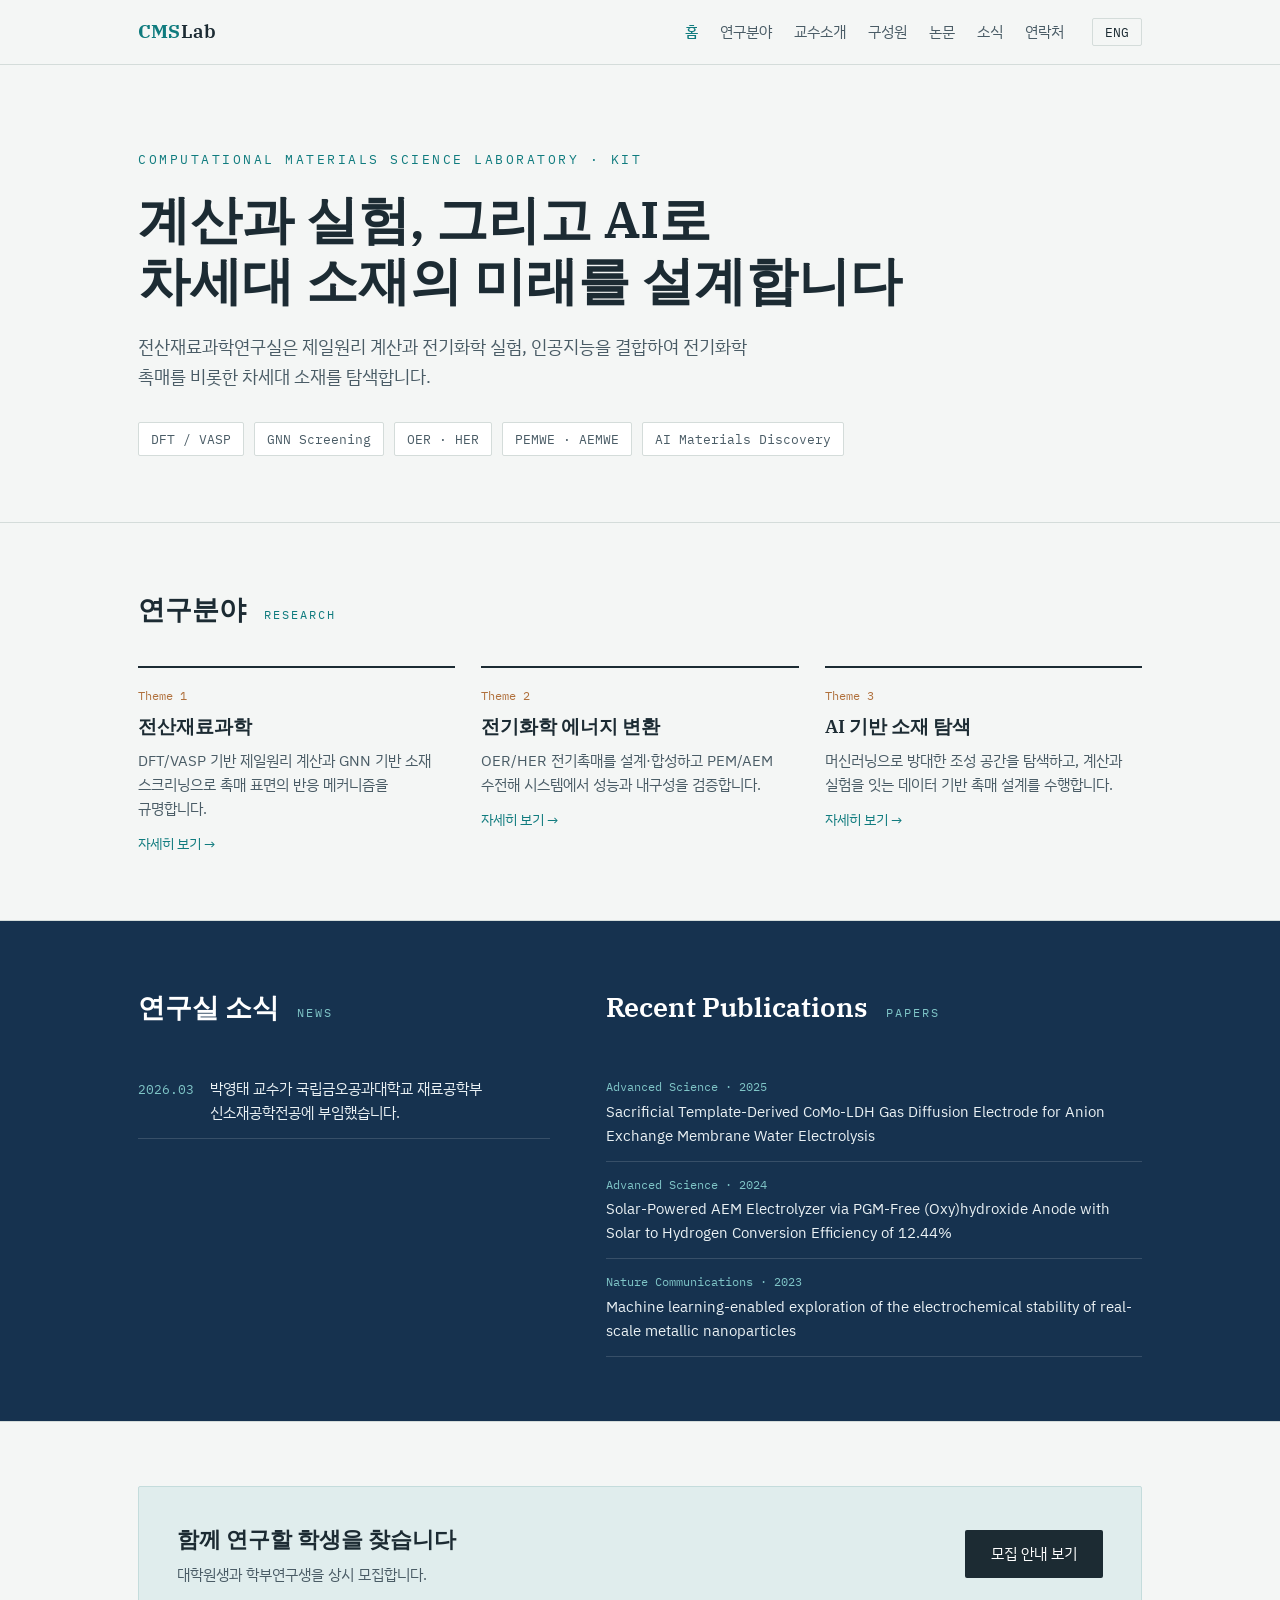
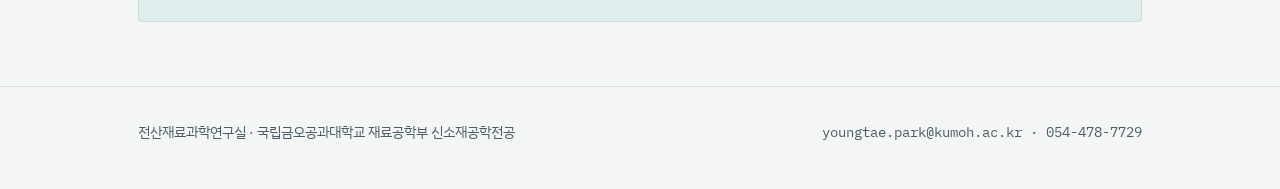
<file: index.html>
<!DOCTYPE html>
<html lang="ko" data-lang="ko">
<head>
<meta charset="UTF-8">
<meta name="viewport" content="width=device-width, initial-scale=1.0">
<title>전산재료과학연구실 | Computational Materials Science Lab</title>
<meta name="description" content="국립금오공과대학교 전산재료과학연구실. 제일원리 계산, 전기화학 실험, AI를 결합한 차세대 소재 연구.">
<link rel="stylesheet" href="https://fonts.googleapis.com/css2?family=IBM+Plex+Serif:wght@400;600&family=IBM+Plex+Sans+KR:wght@400;500;700&family=IBM+Plex+Mono:wght@400;500&display=swap">
<link rel="stylesheet" href="assets/style.css">
</head>
<body>
<nav id="site-nav"></nav>

<header class="hero"><div class="wrap">
  <div class="eyebrow">Computational Materials Science Laboratory · KIT</div>
  <h1>
    <span class="lang-ko">계산과 실험, 그리고 AI로<br>차세대 소재의 미래를 설계합니다</span>
    <span class="lang-en">Designing the future of next-generation materials with computation, experiment, and AI</span>
  </h1>
  <p class="sub">
    <span class="lang-ko">전산재료과학연구실은 제일원리 계산과 전기화학 실험, 인공지능을 결합하여 전기화학 촉매를 비롯한 차세대 소재를 탐색합니다.</span>
    <span class="lang-en">We combine first-principles calculations, electrochemical experiments, and machine learning to discover next-generation materials, from electrochemical catalysts and beyond.</span>
  </p>
  <div class="kw">
    <span>DFT / VASP</span><span>GNN Screening</span><span>OER · HER</span><span>PEMWE · AEMWE</span><span>AI Materials Discovery</span>
  </div>
</div></header>

<section><div class="wrap">
  <div class="sec-head"><h2><span class="lang-ko">연구분야</span><span class="lang-en">Research Areas</span></h2><span class="mono">RESEARCH</span></div>
  <div class="res-grid">
    <div class="res"><div class="no">Theme 1</div>
      <h3><span class="lang-ko">전산재료과학</span><span class="lang-en">Computational Materials Science</span></h3>
      <p><span class="lang-ko">DFT/VASP 기반 제일원리 계산과 GNN 기반 소재 스크리닝으로 촉매 표면의 반응 메커니즘을 규명합니다.</span>
      <span class="lang-en">First-principles (DFT/VASP) calculations and GNN-based screening to elucidate reaction mechanisms on catalyst surfaces.</span></p>
      <a href="research.html#theme1"><span class="lang-ko">자세히 보기 →</span><span class="lang-en">Learn more →</span></a>
    </div>
    <div class="res"><div class="no">Theme 2</div>
      <h3><span class="lang-ko">전기화학 에너지 변환</span><span class="lang-en">Electrochemical Energy Conversion</span></h3>
      <p><span class="lang-ko">OER/HER 전기촉매를 설계·합성하고 PEM/AEM 수전해 시스템에서 성능과 내구성을 검증합니다.</span>
      <span class="lang-en">Design and synthesis of OER/HER electrocatalysts, validated in PEM/AEM water-electrolysis systems.</span></p>
      <a href="research.html#theme2"><span class="lang-ko">자세히 보기 →</span><span class="lang-en">Learn more →</span></a>
    </div>
    <div class="res"><div class="no">Theme 3</div>
      <h3><span class="lang-ko">AI 기반 소재 탐색</span><span class="lang-en">AI-driven Materials Discovery</span></h3>
      <p><span class="lang-ko">머신러닝으로 방대한 조성 공간을 탐색하고, 계산과 실험을 잇는 데이터 기반 촉매 설계를 수행합니다.</span>
      <span class="lang-en">Machine learning navigates vast composition spaces, closing the loop between computation and experiment.</span></p>
      <a href="research.html#theme3"><span class="lang-ko">자세히 보기 →</span><span class="lang-en">Learn more →</span></a>
    </div>
  </div>
</div></section>

<section class="panel"><div class="wrap two-col">
  <div>
    <div class="sec-head"><h2><span class="lang-ko">연구실 소식</span><span class="lang-en">News</span></h2><span class="mono">NEWS</span></div>
    <ul class="news" id="news-list" data-limit="3"></ul>
  </div>
  <div>
    <div class="sec-head"><h2>Recent Publications</h2><span class="mono">PAPERS</span></div>
    <div id="recent-pubs"></div>
  </div>
</div></section>

<section><div class="wrap">
  <div class="join">
    <div>
      <h3><span class="lang-ko">함께 연구할 학생을 찾습니다</span><span class="lang-en">Join Our Lab</span></h3>
      <p><span class="lang-ko">대학원생과 학부연구생을 상시 모집합니다.</span>
      <span class="lang-en">We are recruiting graduate students and undergraduate researchers.</span></p>
    </div>
    <a class="btn" href="contact.html"><span class="lang-ko">모집 안내 보기</span><span class="lang-en">How to Apply</span></a>
  </div>
</div></section>

<footer id="site-footer"></footer>
<script src="assets/data.js"></script>
<script src="assets/site.js"></script>
</body>
</html>
</file>
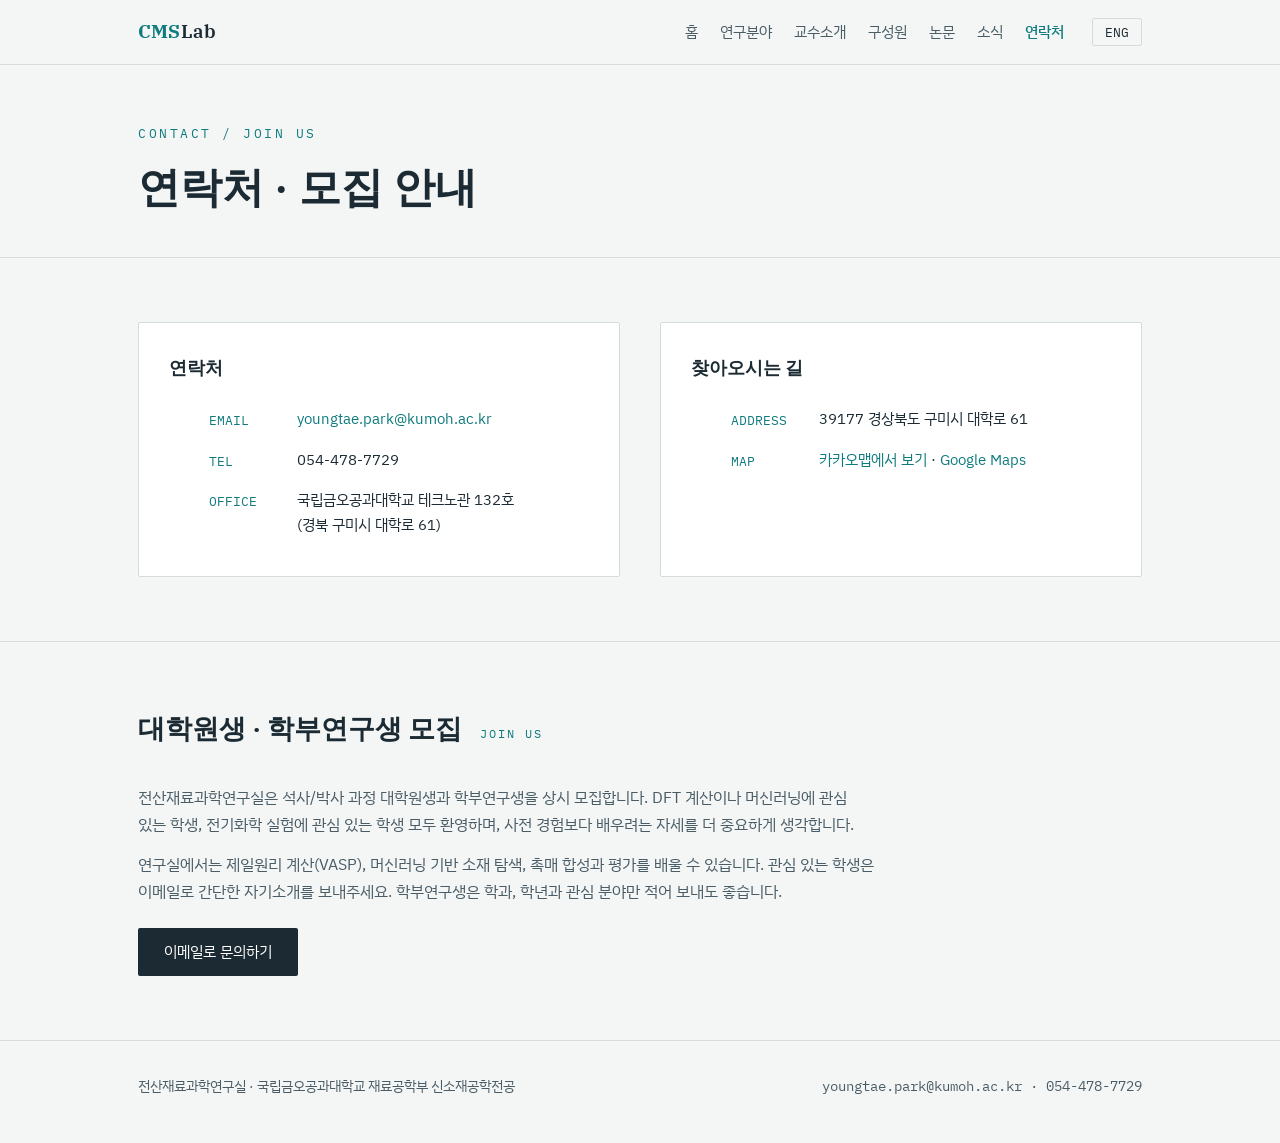
<file: contact.html>
<!DOCTYPE html>
<html lang="ko" data-lang="ko">
<head>
<meta charset="UTF-8">
<meta name="viewport" content="width=device-width, initial-scale=1.0">
<title>연락처 | 전산재료과학연구실</title>
<link rel="stylesheet" href="https://fonts.googleapis.com/css2?family=IBM+Plex+Serif:wght@400;600&family=IBM+Plex+Sans+KR:wght@400;500;700&family=IBM+Plex+Mono:wght@400;500&display=swap">
<link rel="stylesheet" href="assets/style.css">
</head>
<body>
<nav id="site-nav"></nav>

<header class="page-head"><div class="wrap">
  <div class="eyebrow">CONTACT / JOIN US</div>
  <h1><span class="lang-ko">연락처 · 모집 안내</span><span class="lang-en">Contact &amp; Join Us</span></h1>
</div></header>

<section class="first"><div class="wrap con-grid">
  <div class="con-card">
    <h3><span class="lang-ko">연락처</span><span class="lang-en">Contact</span></h3>
    <ul>
      <li><span class="k">EMAIL</span><span><a href="mailto:youngtae.park@kumoh.ac.kr">youngtae.park@kumoh.ac.kr</a></span></li>
      <li><span class="k">TEL</span><span>054-478-7729</span></li>
      <li><span class="k">OFFICE</span><span>
        <span class="lang-ko">국립금오공과대학교 테크노관 132호<br>(경북 구미시 대학로 61)</span>
        <span class="lang-en">Room 132, Techno Building<br>Kumoh National Institute of Technology, 61 Daehak-ro, Gumi, Gyeongbuk, Korea</span>
      </span></li>
    </ul>
  </div>
  <div class="con-card">
    <h3><span class="lang-ko">찾아오시는 길</span><span class="lang-en">Directions</span></h3>
    <ul>
      <li><span class="k">ADDRESS</span><span>
        <span class="lang-ko">39177 경상북도 구미시 대학로 61</span>
        <span class="lang-en">61 Daehak-ro, Gumi-si, Gyeongsangbuk-do 39177, Republic of Korea</span>
      </span></li>
      <li><span class="k">MAP</span><span><a href="https://map.kakao.com/?q=국립금오공과대학교" target="_blank" rel="noopener"><span class="lang-ko">카카오맵에서 보기</span><span class="lang-en">Open in Kakao Map</span></a> · <a href="https://maps.google.com/?q=Kumoh+National+Institute+of+Technology" target="_blank" rel="noopener">Google Maps</a></span></li>
    </ul>
  </div>
</div></section>

<section><div class="wrap">
  <div class="sec-head"><h2><span class="lang-ko">대학원생 · 학부연구생 모집</span><span class="lang-en">Join Our Lab</span></h2><span class="mono">JOIN US</span></div>
  <div style="max-width:46em">
    <p style="color:var(--ink-soft)">
      <span class="lang-ko">전산재료과학연구실은 석사/박사 과정 대학원생과 학부연구생을 상시 모집합니다. DFT 계산이나 머신러닝에 관심 있는 학생, 전기화학 실험에 관심 있는 학생 모두 환영하며, 사전 경험보다 배우려는 자세를 더 중요하게 생각합니다.</span>
      <span class="lang-en">We are always recruiting M.S./Ph.D. students and undergraduate researchers. Students interested in DFT calculations, machine learning, or electrochemical experiments are all welcome. Motivation matters more than prior experience.</span>
    </p>
    <p style="color:var(--ink-soft);margin-top:14px">
      <span class="lang-ko">연구실에서는 제일원리 계산(VASP), 머신러닝 기반 소재 탐색, 촉매 합성과 평가를 배울 수 있습니다. 관심 있는 학생은 이메일로 간단한 자기소개를 보내주세요. 학부연구생은 학과, 학년과 관심 분야만 적어 보내도 좋습니다.</span>
      <span class="lang-en">You will learn first-principles calculations (VASP), ML-driven materials discovery, and the synthesis and evaluation of catalysts. To apply, email a brief introduction. Undergraduates may simply write their department, year, and interests.</span>
    </p>
    <a class="btn" style="margin-top:24px" href="mailto:youngtae.park@kumoh.ac.kr?subject=[연구실 지원 문의]">
      <span class="lang-ko">이메일로 문의하기</span><span class="lang-en">Email Us</span>
    </a>
  </div>
</div></section>

<footer id="site-footer"></footer>
<script src="assets/data.js"></script>
<script src="assets/site.js"></script>
</body>
</html>
</file>
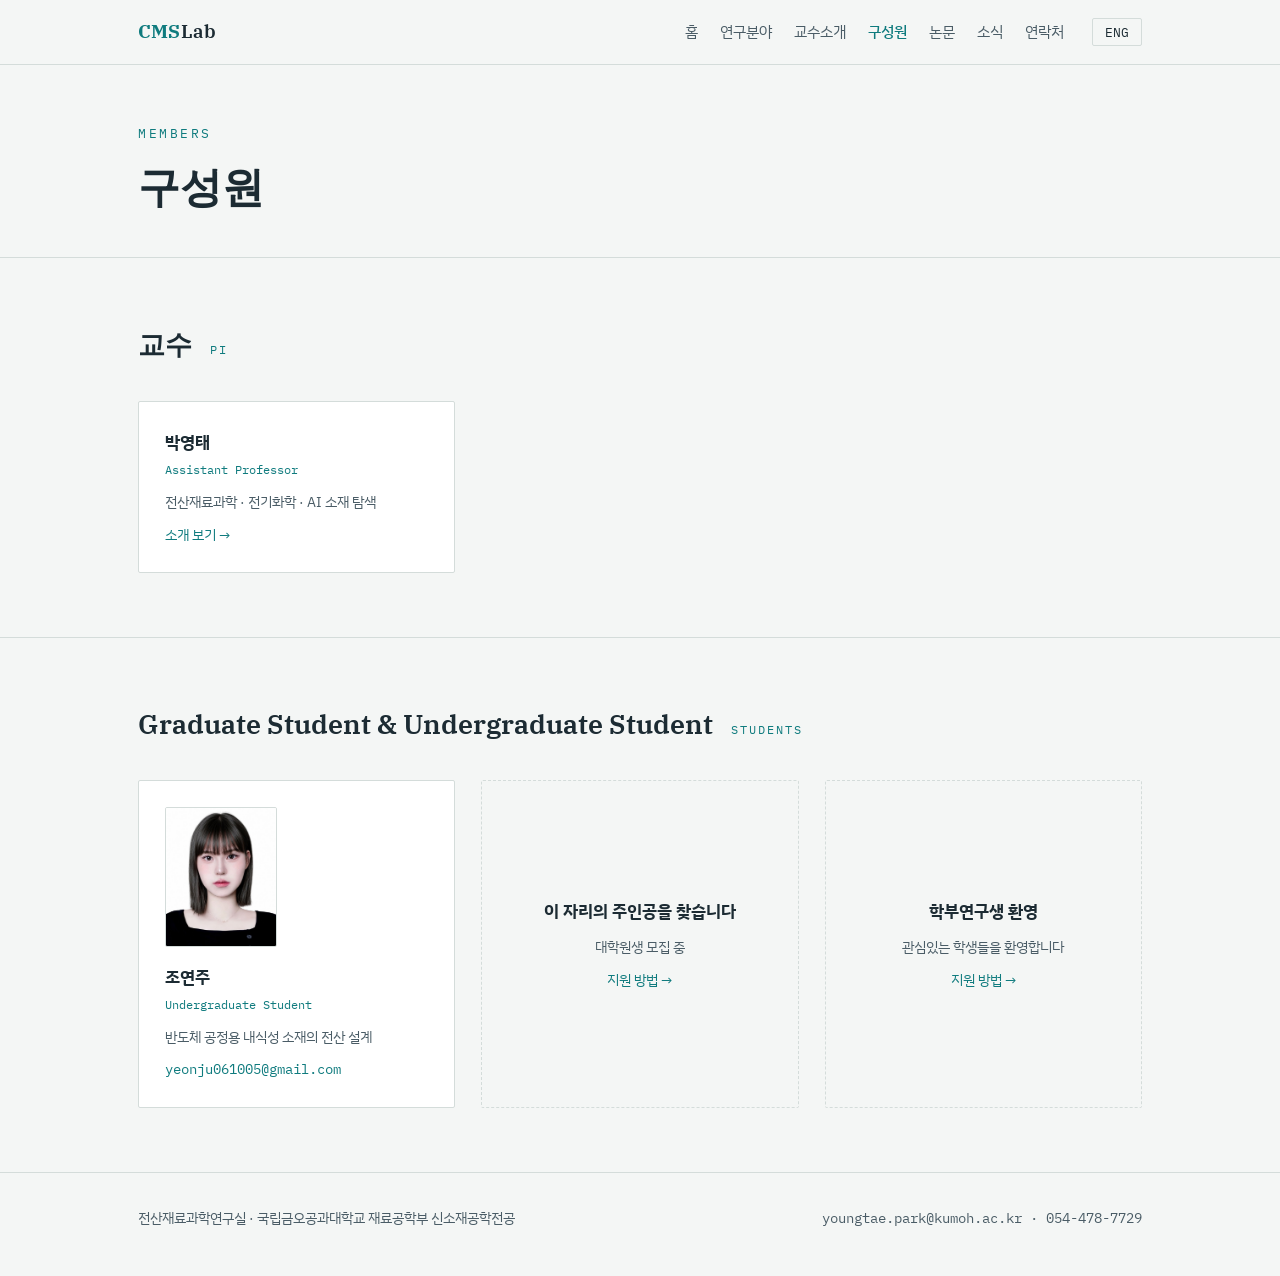
<file: members.html>
<!DOCTYPE html>
<html lang="ko" data-lang="ko">
<head>
<meta charset="UTF-8">
<meta name="viewport" content="width=device-width, initial-scale=1.0">
<title>구성원 | 전산재료과학연구실</title>
<link rel="stylesheet" href="https://fonts.googleapis.com/css2?family=IBM+Plex+Serif:wght@400;600&family=IBM+Plex+Sans+KR:wght@400;500;700&family=IBM+Plex+Mono:wght@400;500&display=swap">
<link rel="stylesheet" href="assets/style.css">
</head>
<body>
<nav id="site-nav"></nav>

<header class="page-head"><div class="wrap">
  <div class="eyebrow">MEMBERS</div>
  <h1><span class="lang-ko">구성원</span><span class="lang-en">Members</span></h1>
</div></header>

<section class="first"><div class="wrap">
  <div class="sec-head"><h2><span class="lang-ko">교수</span><span class="lang-en">Principal Investigator</span></h2><span class="mono">PI</span></div>
  <div class="mem-grid">
    <div class="mem">
      <div class="nm"><span class="lang-ko">박영태</span><span class="lang-en">Youngtae Park</span></div>
      <div class="rl">Assistant Professor</div>
      <p><span class="lang-ko">전산재료과학 · 전기화학 · AI 소재 탐색</span>
      <span class="lang-en">Computational materials science · Electrochemistry · AI-driven discovery</span></p>
      <p><a href="professor.html"><span class="lang-ko">소개 보기 →</span><span class="lang-en">Profile →</span></a></p>
    </div>
  </div>
</div></section>

<section><div class="wrap">
  <div class="sec-head"><h2>Graduate Student &amp; Undergraduate Student</h2><span class="mono">STUDENTS</span></div>
  <div class="mem-grid">
    <div class="mem">
      <img class="mem-photo" src="assets/img/members/jo-yeonju.jpg" alt="조연주 학부연구생 사진">
      <div class="nm"><span class="lang-ko">조연주</span><span class="lang-en">Yeonju Jo</span></div>
      <div class="rl">Undergraduate Student</div>
      <p><span class="lang-ko">반도체 공정용 내식성 소재의 전산 설계</span>
      <span class="lang-en">Computational design of corrosion-resistant materials for semiconductor processing</span></p>
      <p class="mem-mail"><a href="mailto:yeonju061005@gmail.com">yeonju061005@gmail.com</a></p>
    </div>
    <div class="mem open">
      <div class="nm"><span class="lang-ko">이 자리의 주인공을 찾습니다</span><span class="lang-en">This seat is open</span></div>
      <p><span class="lang-ko">대학원생 모집 중</span><span class="lang-en">Recruiting graduate students</span></p>
      <p><a href="contact.html"><span class="lang-ko">지원 방법 →</span><span class="lang-en">How to apply →</span></a></p>
    </div>
    <div class="mem open">
      <div class="nm"><span class="lang-ko">학부연구생 환영</span><span class="lang-en">Undergraduates welcome</span></div>
      <p><span class="lang-ko">관심있는 학생들을 환영합니다</span><span class="lang-en">Interested students are always welcome</span></p>
      <p><a href="contact.html"><span class="lang-ko">지원 방법 →</span><span class="lang-en">How to apply →</span></a></p>
    </div>
  </div>
</div></section>

<footer id="site-footer"></footer>
<script src="assets/data.js"></script>
<script src="assets/site.js"></script>
</body>
</html>
</file>
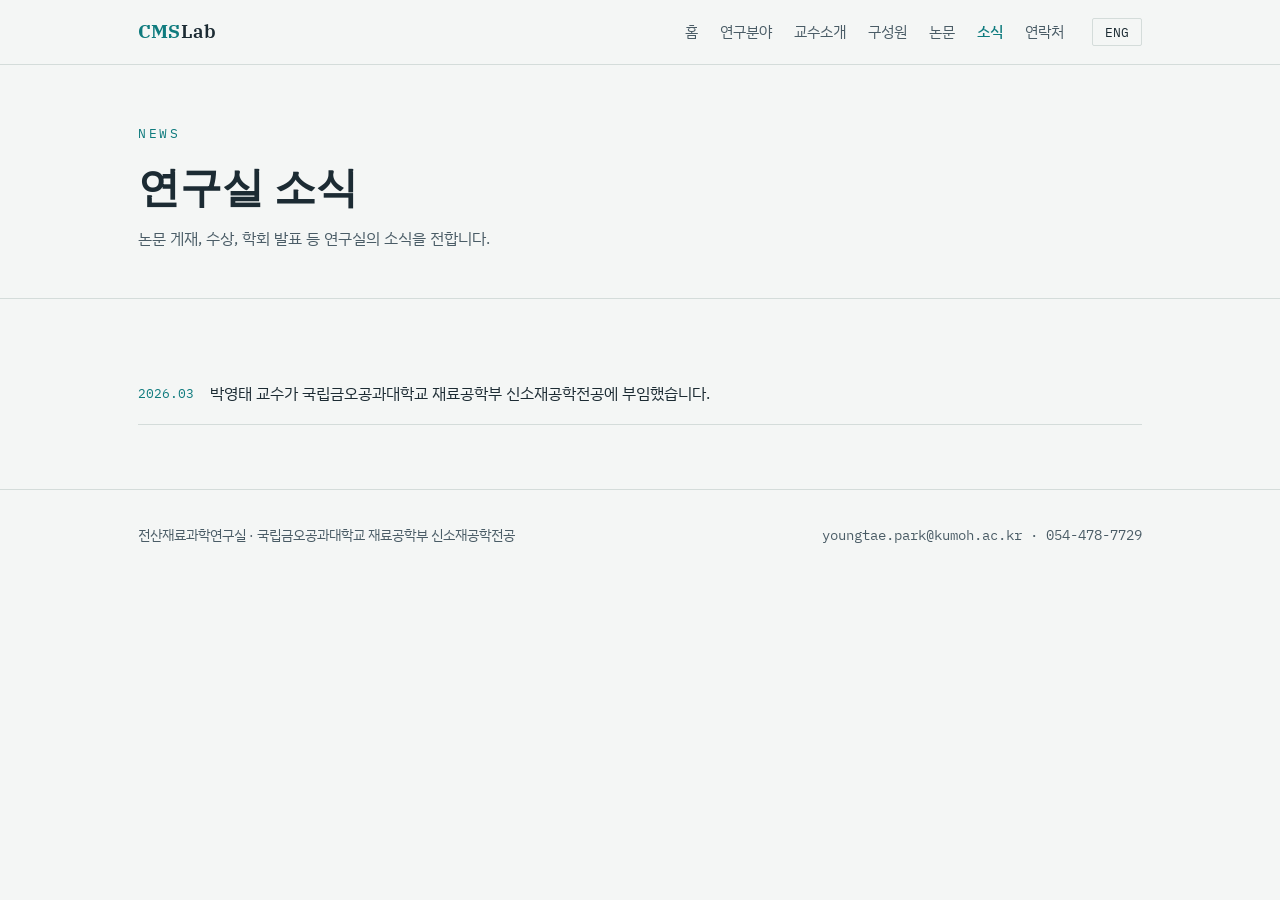
<file: news.html>
<!DOCTYPE html>
<html lang="ko" data-lang="ko">
<head>
<meta charset="UTF-8">
<meta name="viewport" content="width=device-width, initial-scale=1.0">
<title>소식 | 전산재료과학연구실</title>
<link rel="stylesheet" href="https://fonts.googleapis.com/css2?family=IBM+Plex+Serif:wght@400;600&family=IBM+Plex+Sans+KR:wght@400;500;700&family=IBM+Plex+Mono:wght@400;500&display=swap">
<link rel="stylesheet" href="assets/style.css">
</head>
<body class="news-page">
<nav id="site-nav"></nav>

<header class="page-head"><div class="wrap">
  <div class="eyebrow">NEWS</div>
  <h1><span class="lang-ko">연구실 소식</span><span class="lang-en">News</span></h1>
  <p><span class="lang-ko">논문 게재, 수상, 학회 발표 등 연구실의 소식을 전합니다.</span>
  <span class="lang-en">Publications, awards, conference presentations, and other updates from the lab.</span></p>
</div></header>

<section class="first"><div class="wrap news-page">
  <ul class="news" id="news-list"></ul>
</div></section>

<footer id="site-footer"></footer>
<script src="assets/data.js"></script>
<script src="assets/site.js"></script>
</body>
</html>
</file>
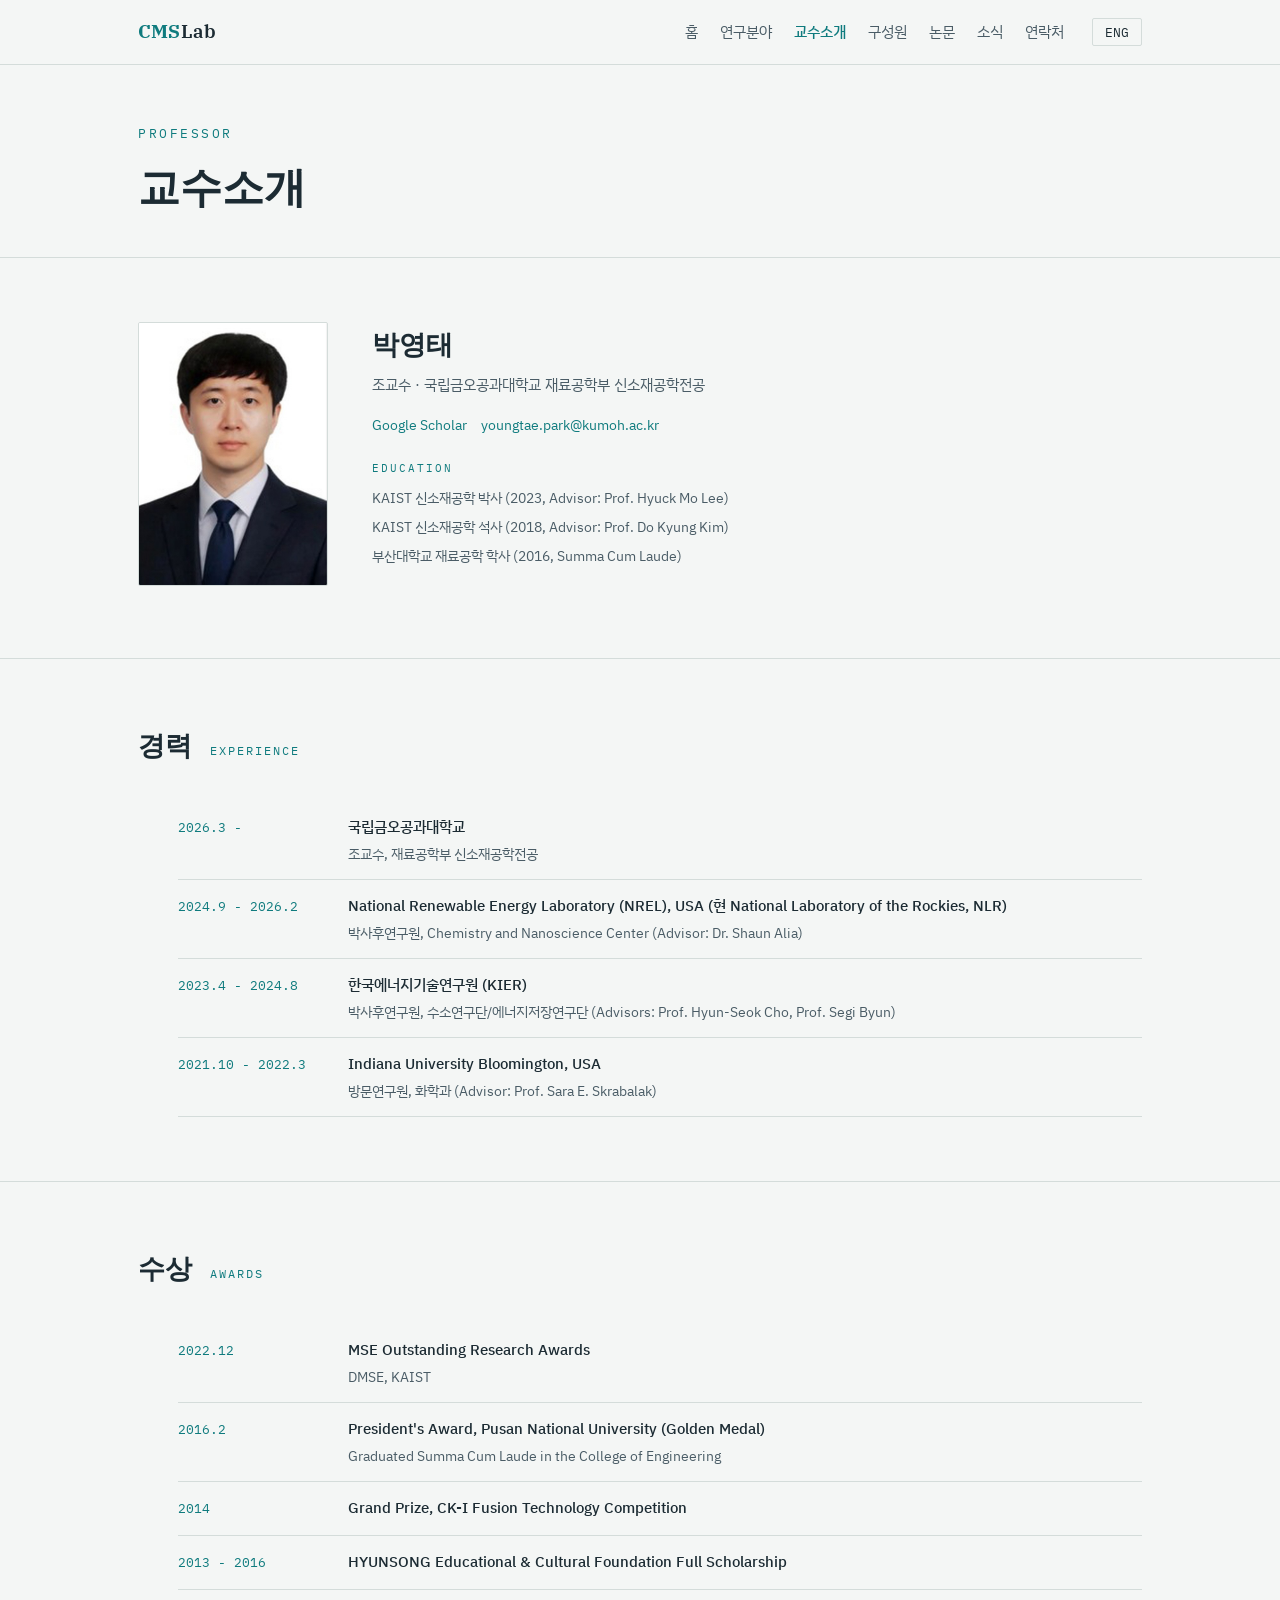
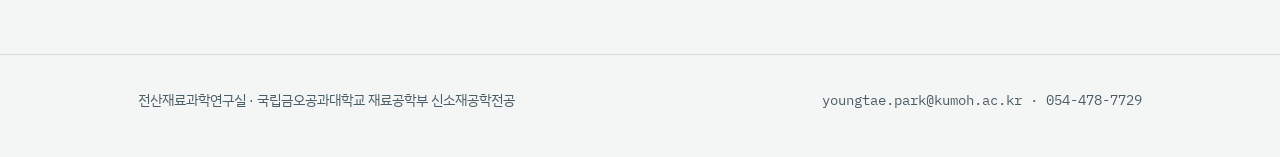
<file: professor.html>
<!DOCTYPE html>
<html lang="ko" data-lang="ko">
<head>
<meta charset="UTF-8">
<meta name="viewport" content="width=device-width, initial-scale=1.0">
<title>교수소개 | 전산재료과학연구실</title>
<link rel="stylesheet" href="https://fonts.googleapis.com/css2?family=IBM+Plex+Serif:wght@400;600&family=IBM+Plex+Sans+KR:wght@400;500;700&family=IBM+Plex+Mono:wght@400;500&display=swap">
<link rel="stylesheet" href="assets/style.css">
</head>
<body>
<nav id="site-nav"></nav>

<header class="page-head"><div class="wrap">
  <div class="eyebrow">PROFESSOR</div>
  <h1><span class="lang-ko">교수소개</span><span class="lang-en">Professor</span></h1>
</div></header>

<section class="first"><div class="wrap prof">
  <div>
    <img class="photo" src="assets/img/profile.jpg" alt="박영태 교수 프로필 사진">
  </div>
  <div>
    <div class="name"><span class="lang-ko">박영태</span><span class="lang-en">Youngtae Park</span></div>
    <div class="role">
      <span class="lang-ko">조교수 · 국립금오공과대학교 재료공학부 신소재공학전공</span>
      <span class="lang-en">Assistant Professor · Dept. of Materials Science and Engineering, Kumoh National Institute of Technology</span>
    </div>
    <div class="links">
      <a href="https://scholar.google.com/citations?user=plhLB_wAAAAJ" target="_blank" rel="noopener">Google Scholar</a>
      <a href="mailto:youngtae.park@kumoh.ac.kr">youngtae.park@kumoh.ac.kr</a>
    </div>
    <div class="edu-h">EDUCATION</div>
    <ul class="edu">
      <li><span class="lang-ko">KAIST 신소재공학 박사 (2023, Advisor: Prof. Hyuck Mo Lee)</span><span class="lang-en">Ph.D. in Materials Science and Engineering, KAIST (2023, Advisor: Prof. Hyuck Mo Lee)</span></li>
      <li><span class="lang-ko">KAIST 신소재공학 석사 (2018, Advisor: Prof. Do Kyung Kim)</span><span class="lang-en">M.S. in Materials Science and Engineering, KAIST (2018, Advisor: Prof. Do Kyung Kim)</span></li>
      <li><span class="lang-ko">부산대학교 재료공학 학사 (2016, Summa Cum Laude)</span><span class="lang-en">B.S. in Materials Science and Engineering, Pusan National University (2016, Summa Cum Laude)</span></li>
    </ul>
  </div>
</div></section>

<section><div class="wrap">
  <div class="sec-head"><h2><span class="lang-ko">경력</span><span class="lang-en">Experience</span></h2><span class="mono">EXPERIENCE</span></div>
  <ul class="timeline">
    <li><span class="d">2026.3 -</span><span><span class="org"><span class="lang-ko">국립금오공과대학교</span><span class="lang-en">Kumoh National Institute of Technology (KIT)</span></span>
      <div class="desc"><span class="lang-ko">조교수, 재료공학부 신소재공학전공</span><span class="lang-en">Assistant Professor, Dept. of Materials Science and Engineering</span></div></span></li>
    <li><span class="d">2024.9 - 2026.2</span><span><span class="org">National Renewable Energy Laboratory (NREL), USA <span class="lang-ko">(현 National Laboratory of the Rockies, NLR)</span><span class="lang-en">(now National Laboratory of the Rockies, NLR)</span></span>
      <div class="desc"><span class="lang-ko">박사후연구원, Chemistry and Nanoscience Center (Advisor: Dr. Shaun Alia)</span><span class="lang-en">Postdoctoral Researcher, Chemistry and Nanoscience Center (Advisor: Dr. Shaun Alia)</span></div></span></li>
    <li><span class="d">2023.4 - 2024.8</span><span><span class="org"><span class="lang-ko">한국에너지기술연구원 (KIER)</span><span class="lang-en">Korea Institute of Energy Research (KIER)</span></span>
      <div class="desc"><span class="lang-ko">박사후연구원, 수소연구단/에너지저장연구단 (Advisors: Prof. Hyun-Seok Cho, Prof. Segi Byun)</span><span class="lang-en">Postdoctoral Researcher, Hydrogen Research Department (Advisors: Prof. Hyun-Seok Cho, Prof. Segi Byun)</span></div></span></li>
    <li><span class="d">2021.10 - 2022.3</span><span><span class="org">Indiana University Bloomington, USA</span>
      <div class="desc"><span class="lang-ko">방문연구원, 화학과 (Advisor: Prof. Sara E. Skrabalak)</span><span class="lang-en">Visiting Researcher, Department of Chemistry (Advisor: Prof. Sara E. Skrabalak)</span></div></span></li>
  </ul>
</div></section>

<section><div class="wrap">
  <div class="sec-head"><h2><span class="lang-ko">수상</span><span class="lang-en">Awards</span></h2><span class="mono">AWARDS</span></div>
  <ul class="timeline">
    <li><span class="d">2022.12</span><span><span class="org">MSE Outstanding Research Awards</span><div class="desc">DMSE, KAIST</div></span></li>
    <li><span class="d">2016.2</span><span><span class="org">President's Award, Pusan National University (Golden Medal)</span><div class="desc">Graduated Summa Cum Laude in the College of Engineering</div></span></li>
    <li><span class="d">2014</span><span><span class="org">Grand Prize, CK-I Fusion Technology Competition</span></span></li>
    <li><span class="d">2013 - 2016</span><span><span class="org">HYUNSONG Educational &amp; Cultural Foundation Full Scholarship</span></span></li>
  </ul>
</div></section>

<footer id="site-footer"></footer>
<script src="assets/data.js"></script>
<script src="assets/site.js"></script>
</body>
</html>
</file>
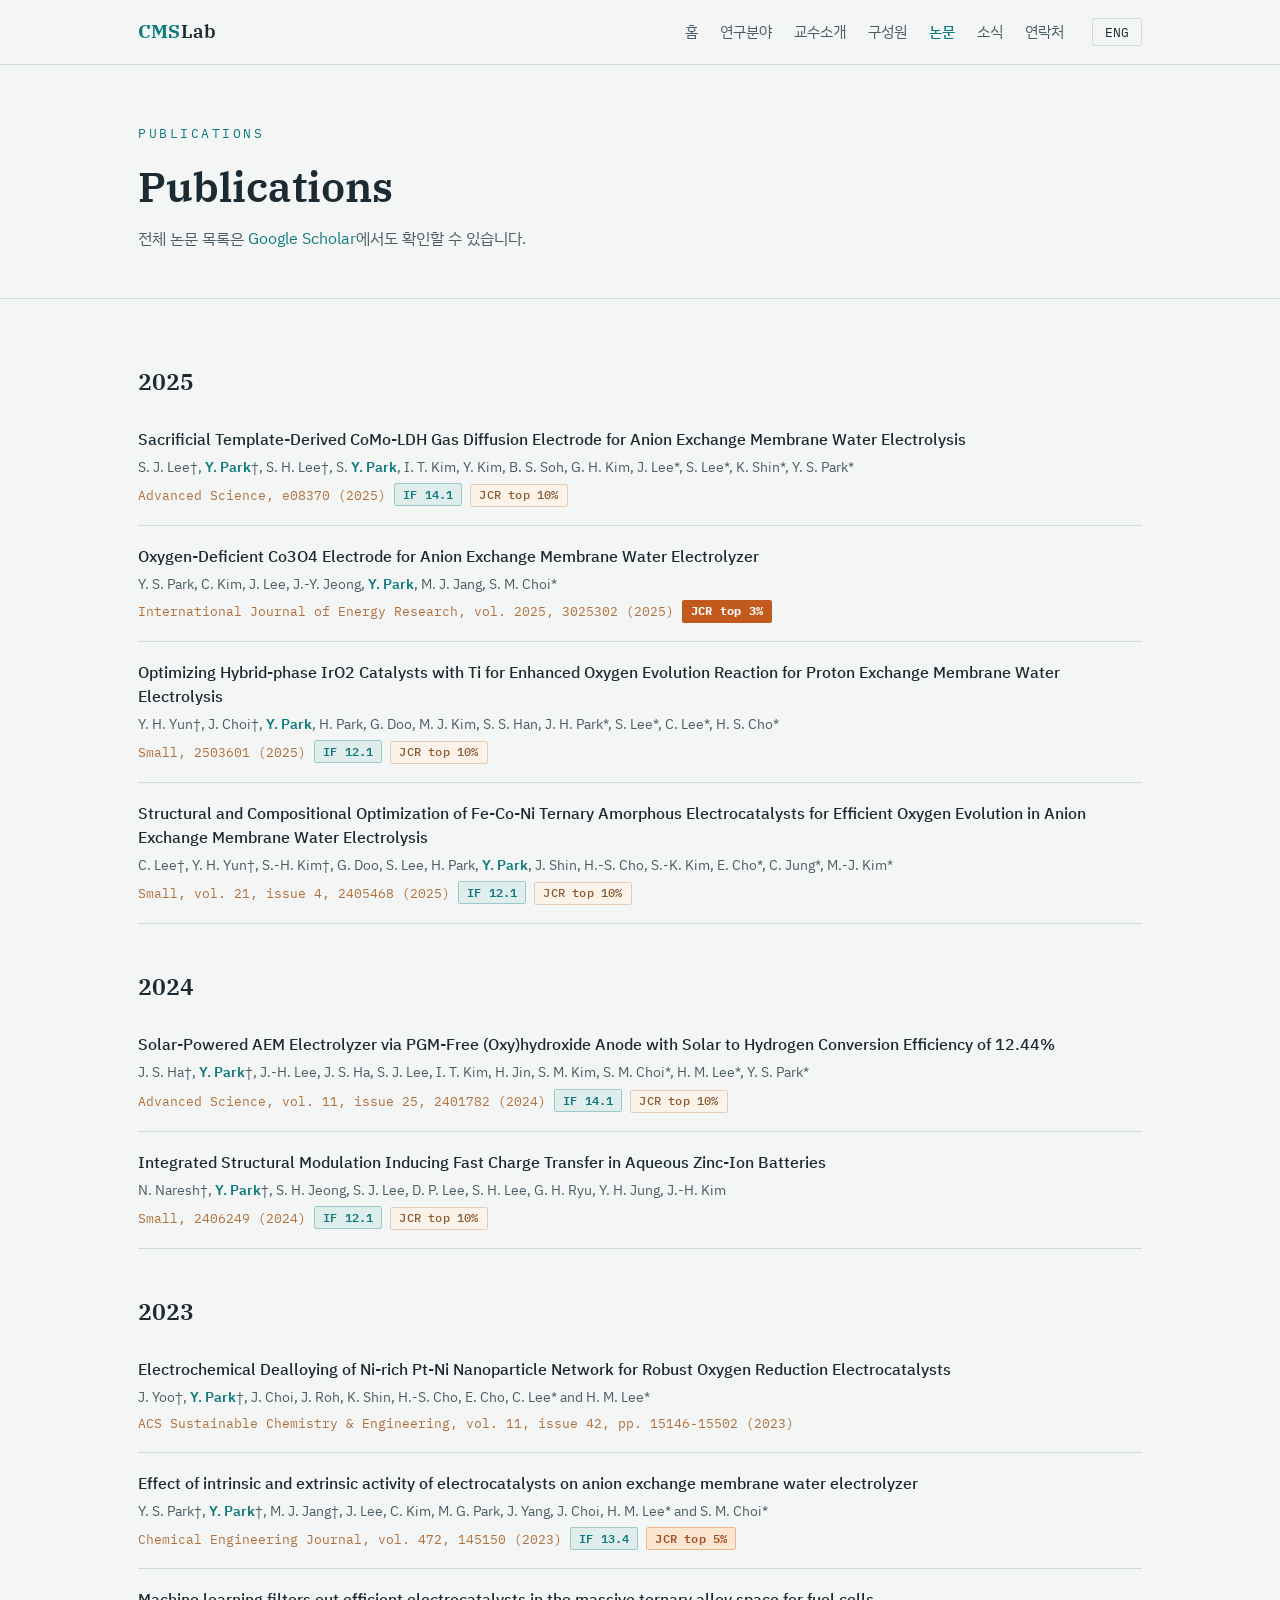
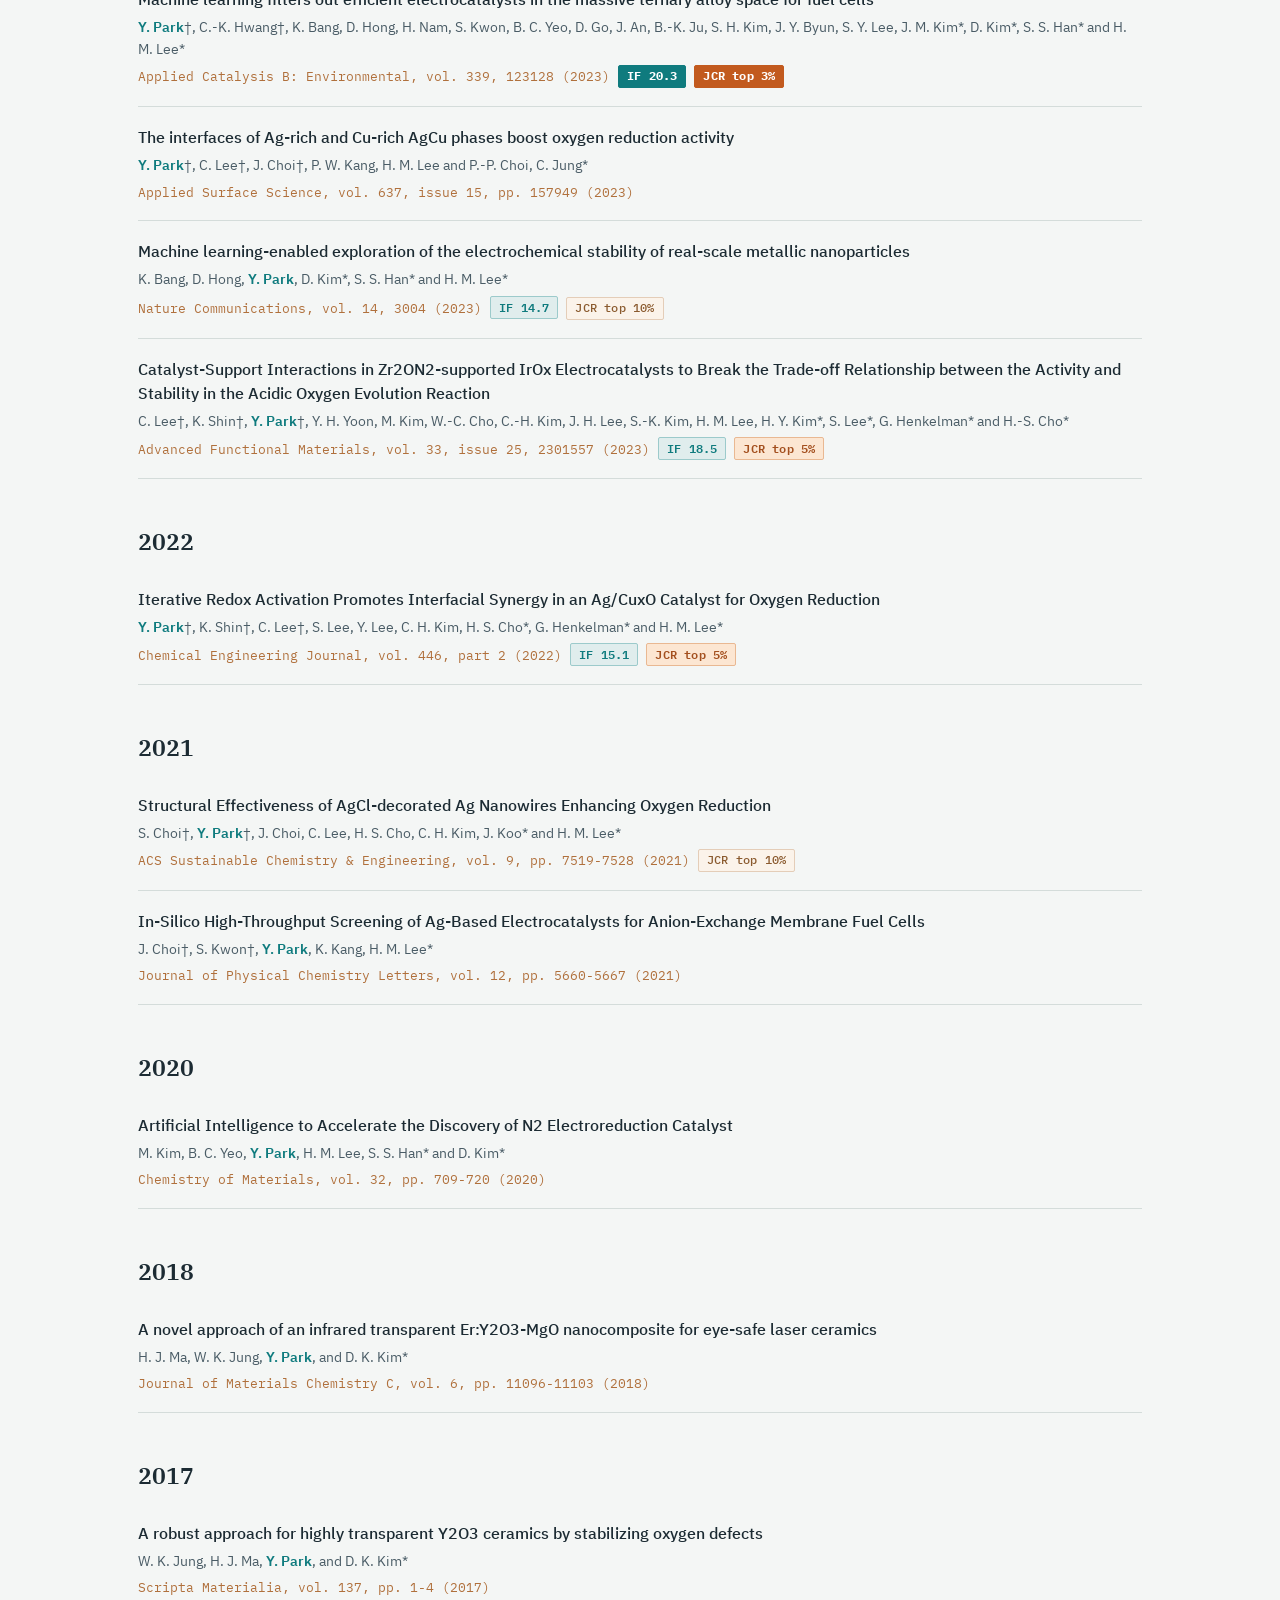
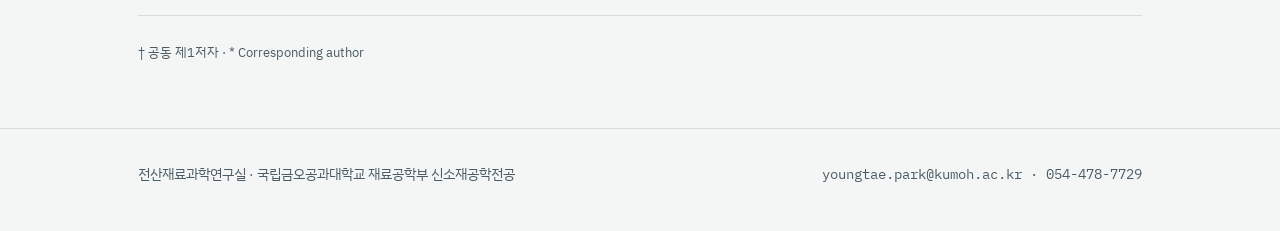
<file: publications.html>
<!DOCTYPE html>
<html lang="ko" data-lang="ko">
<head>
<meta charset="UTF-8">
<meta name="viewport" content="width=device-width, initial-scale=1.0">
<title>논문 | 전산재료과학연구실</title>
<link rel="stylesheet" href="https://fonts.googleapis.com/css2?family=IBM+Plex+Serif:wght@400;600&family=IBM+Plex+Sans+KR:wght@400;500;700&family=IBM+Plex+Mono:wght@400;500&display=swap">
<link rel="stylesheet" href="assets/style.css">
</head>
<body>
<nav id="site-nav"></nav>

<header class="page-head"><div class="wrap">
  <div class="eyebrow">PUBLICATIONS</div>
  <h1>Publications</h1>
  <p><span class="lang-ko">전체 논문 목록은 <a href="https://scholar.google.com/citations?user=plhLB_wAAAAJ" target="_blank" rel="noopener">Google Scholar</a>에서도 확인할 수 있습니다.</span>
  <span class="lang-en">The full list is also available on <a href="https://scholar.google.com/citations?user=plhLB_wAAAAJ" target="_blank" rel="noopener">Google Scholar</a>.</span></p>
</div></header>

<section class="first"><div class="wrap">
  <div id="pub-list"></div>
  <p class="pub-note">† <span class="lang-ko">공동 제1저자</span><span class="lang-en">These authors contributed equally</span> · * Corresponding author</p>
</div></section>

<footer id="site-footer"></footer>
<script src="assets/data.js"></script>
<script src="assets/site.js"></script>
</body>
</html>
</file>
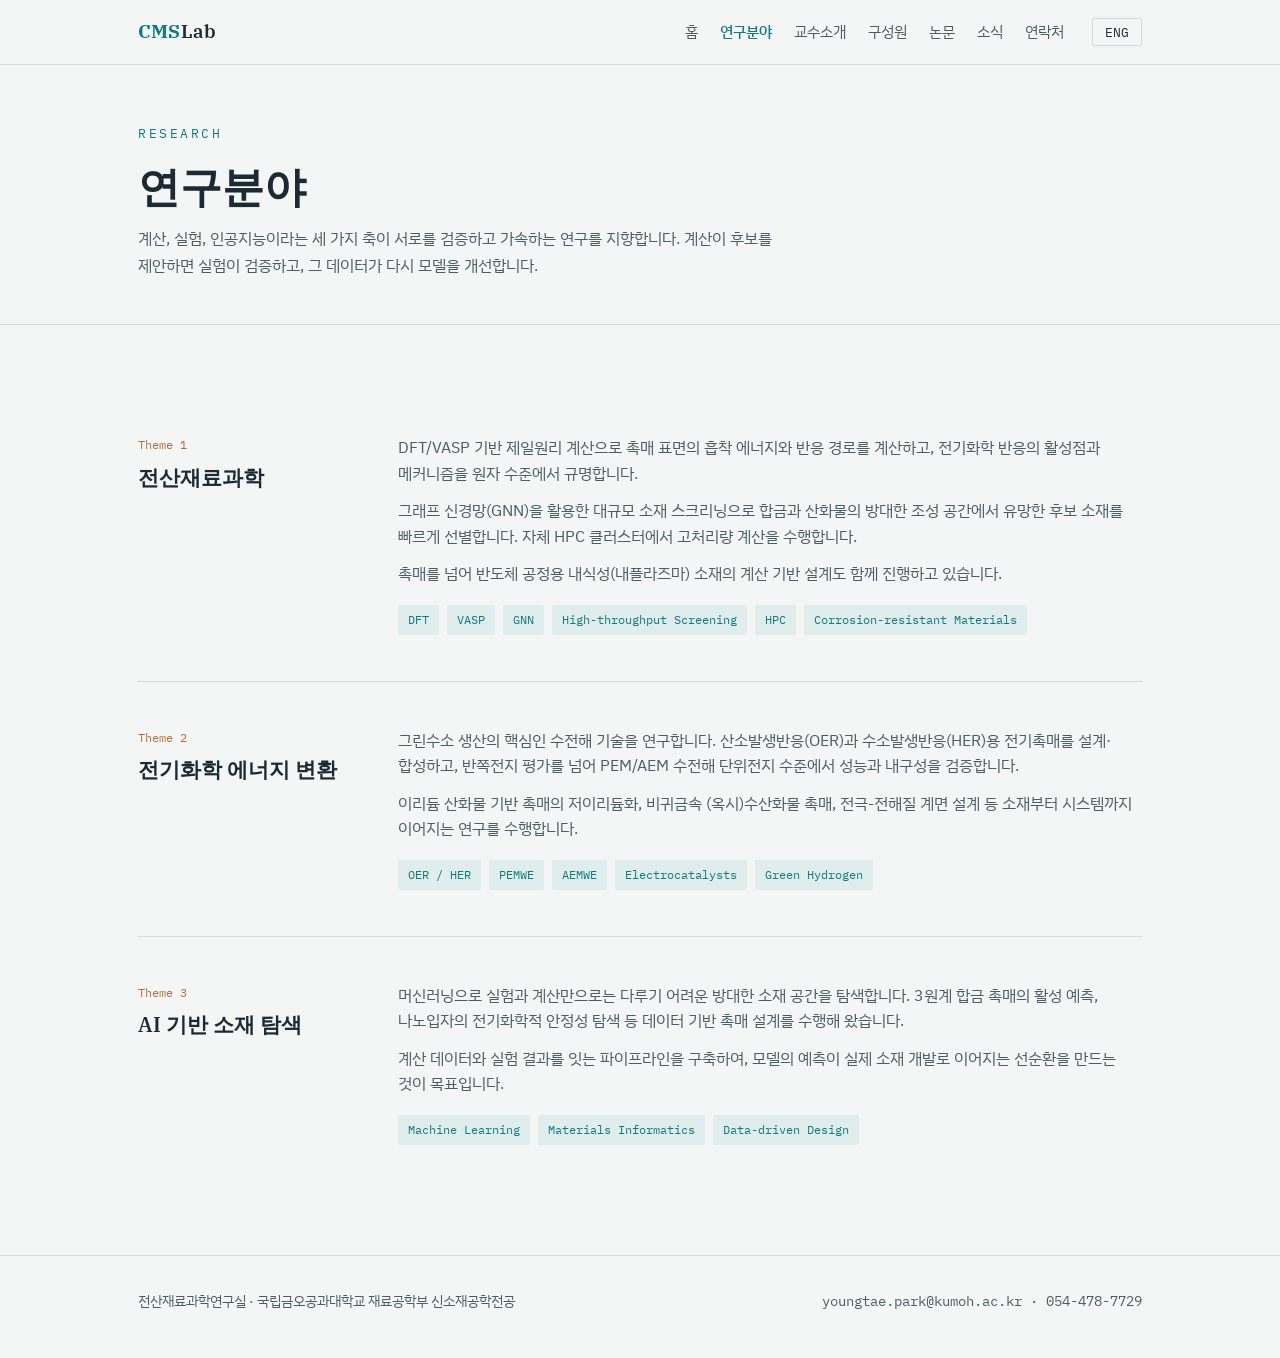
<file: research.html>
<!DOCTYPE html>
<html lang="ko" data-lang="ko">
<head>
<meta charset="UTF-8">
<meta name="viewport" content="width=device-width, initial-scale=1.0">
<title>연구분야 | 전산재료과학연구실</title>
<link rel="stylesheet" href="https://fonts.googleapis.com/css2?family=IBM+Plex+Serif:wght@400;600&family=IBM+Plex+Sans+KR:wght@400;500;700&family=IBM+Plex+Mono:wght@400;500&display=swap">
<link rel="stylesheet" href="assets/style.css">
</head>
<body>
<nav id="site-nav"></nav>

<header class="page-head"><div class="wrap">
  <div class="eyebrow">RESEARCH</div>
  <h1><span class="lang-ko">연구분야</span><span class="lang-en">Research Areas</span></h1>
  <p><span class="lang-ko">계산, 실험, 인공지능이라는 세 가지 축이 서로를 검증하고 가속하는 연구를 지향합니다. 계산이 후보를 제안하면 실험이 검증하고, 그 데이터가 다시 모델을 개선합니다.</span>
  <span class="lang-en">Our three pillars, computation, experiment, and AI, validate and accelerate one another: calculations propose candidates, experiments verify them, and the resulting data refines our models.</span></p>
</div></header>

<section class="first"><div class="wrap">

  <div class="theme" id="theme1">
    <div class="side">
      <div class="no">Theme 1</div>
      <h3><span class="lang-ko">전산재료과학</span><span class="lang-en">Computational Materials Science</span></h3>
    </div>
    <div class="body">
      <p><span class="lang-ko">DFT/VASP 기반 제일원리 계산으로 촉매 표면의 흡착 에너지와 반응 경로를 계산하고, 전기화학 반응의 활성점과 메커니즘을 원자 수준에서 규명합니다.</span>
      <span class="lang-en">Using first-principles DFT/VASP calculations, we compute adsorption energies and reaction pathways on catalyst surfaces, identifying active sites and mechanisms of electrochemical reactions at the atomic level.</span></p>
      <p><span class="lang-ko">그래프 신경망(GNN)을 활용한 대규모 소재 스크리닝으로 합금과 산화물의 방대한 조성 공간에서 유망한 후보 소재를 빠르게 선별합니다. 자체 HPC 클러스터에서 고처리량 계산을 수행합니다.</span>
      <span class="lang-en">Graph neural networks enable large-scale screening across vast alloy and oxide composition spaces, rapidly narrowing down promising candidates. High-throughput calculations run on our in-house HPC cluster.</span></p>
      <p><span class="lang-ko">촉매를 넘어 반도체 공정용 내식성(내플라즈마) 소재의 계산 기반 설계도 함께 진행하고 있습니다.</span>
      <span class="lang-en">Beyond catalysis, we also pursue computational design of corrosion- and plasma-resistant materials for semiconductor processing.</span></p>
      <div class="tags"><span>DFT</span><span>VASP</span><span>GNN</span><span>High-throughput Screening</span><span>HPC</span><span>Corrosion-resistant Materials</span></div>
    </div>
  </div>

  <div class="theme" id="theme2">
    <div class="side">
      <div class="no">Theme 2</div>
      <h3><span class="lang-ko">전기화학 에너지 변환</span><span class="lang-en">Electrochemical Energy Conversion</span></h3>
    </div>
    <div class="body">
      <p><span class="lang-ko">그린수소 생산의 핵심인 수전해 기술을 연구합니다. 산소발생반응(OER)과 수소발생반응(HER)용 전기촉매를 설계·합성하고, 반쪽전지 평가를 넘어 PEM/AEM 수전해 단위전지 수준에서 성능과 내구성을 검증합니다.</span>
      <span class="lang-en">We study water electrolysis, the key technology for green hydrogen production. We design and synthesize electrocatalysts for the oxygen and hydrogen evolution reactions (OER/HER), validating them beyond half-cell tests in PEM/AEM single-cell electrolyzers.</span></p>
      <p><span class="lang-ko">이리듐 산화물 기반 촉매의 저이리듐화, 비귀금속 (옥시)수산화물 촉매, 전극-전해질 계면 설계 등 소재부터 시스템까지 이어지는 연구를 수행합니다.</span>
      <span class="lang-en">Topics span from low-iridium oxide catalysts and PGM-free (oxy)hydroxides to electrode-electrolyte interface engineering, connecting materials to systems.</span></p>
      <div class="tags"><span>OER / HER</span><span>PEMWE</span><span>AEMWE</span><span>Electrocatalysts</span><span>Green Hydrogen</span></div>
    </div>
  </div>

  <div class="theme" id="theme3">
    <div class="side">
      <div class="no">Theme 3</div>
      <h3><span class="lang-ko">AI 기반 소재 탐색</span><span class="lang-en">AI-driven Materials Discovery</span></h3>
    </div>
    <div class="body">
      <p><span class="lang-ko">머신러닝으로 실험과 계산만으로는 다루기 어려운 방대한 소재 공간을 탐색합니다. 3원계 합금 촉매의 활성 예측, 나노입자의 전기화학적 안정성 탐색 등 데이터 기반 촉매 설계를 수행해 왔습니다.</span>
      <span class="lang-en">Machine learning lets us explore materials spaces far beyond the reach of experiment or computation alone. Our work includes activity prediction for ternary alloy catalysts and stability mapping of real-scale nanoparticles.</span></p>
      <p><span class="lang-ko">계산 데이터와 실험 결과를 잇는 파이프라인을 구축하여, 모델의 예측이 실제 소재 개발로 이어지는 선순환을 만드는 것이 목표입니다.</span>
      <span class="lang-en">Our goal is a closed loop where model predictions feed real materials development, built on pipelines that connect computational data with experimental results.</span></p>
      <div class="tags"><span>Machine Learning</span><span>Materials Informatics</span><span>Data-driven Design</span></div>
    </div>
  </div>

</div></section>

<footer id="site-footer"></footer>
<script src="assets/data.js"></script>
<script src="assets/site.js"></script>
</body>
</html>
</file>
<file: assets/style.css>
:root{
  --paper:#F4F6F5; --ink:#1C2B33; --ink-soft:#4A5C66; --line:#D4DCDA;
  --panel:#16324F; --panel-ink:#EAF1F4; --accent:#0F7B7E; --accent-soft:#E0EDED;
  --copper:#B0703C; --card:#FFFFFF;
}
*{box-sizing:border-box;margin:0}
html{scroll-behavior:smooth}
body{background:var(--paper);color:var(--ink);font-family:'IBM Plex Sans KR','Noto Sans KR',sans-serif;line-height:1.65;font-size:16px;word-break:keep-all;overflow-wrap:break-word}
.serif{font-family:'IBM Plex Serif',serif}
.mono{font-family:'IBM Plex Mono',monospace}
a{color:var(--accent);text-decoration:none}
a:hover{text-decoration:underline}
.wrap{max-width:1060px;margin:0 auto;padding:0 28px}
img{max-width:100%}

/* language */
[data-lang="ko"] .lang-en{display:none}
[data-lang="en"] .lang-ko{display:none}

/* nav */
nav{border-bottom:1px solid var(--line);background:var(--paper);position:sticky;top:0;z-index:10}
.nav-in{display:flex;align-items:center;gap:28px;height:64px}
.logo{font-family:'IBM Plex Serif',serif;font-weight:600;font-size:19px;letter-spacing:.2px;color:var(--ink)}
.logo b{color:var(--accent)}
.logo:hover{text-decoration:none}
.menu{display:flex;gap:22px;margin-left:auto;font-size:14.5px}
.menu a{color:var(--ink-soft)}
.menu a:hover{color:var(--accent);text-decoration:none}
.menu a.active{color:var(--accent);font-weight:500}
.lang-btn{border:1px solid var(--line);background:transparent;border-radius:2px;padding:5px 12px;font-family:'IBM Plex Mono',monospace;font-size:12.5px;cursor:pointer;color:var(--ink)}
.lang-btn:hover{border-color:var(--accent);color:var(--accent)}
.menu-btn{display:none;border:1px solid var(--line);background:transparent;border-radius:2px;padding:5px 10px;font-size:14px;cursor:pointer;color:var(--ink)}

/* hero (home) */
.hero{padding:84px 0 66px;position:relative;overflow:hidden}
.eyebrow{font-family:'IBM Plex Mono',monospace;font-size:12.5px;letter-spacing:2.5px;color:var(--accent);text-transform:uppercase;margin-bottom:18px}
h1{font-family:'IBM Plex Serif',serif;font-weight:600;font-size:clamp(34px,5vw,52px);line-height:1.18;text-wrap:balance;max-width:17em}
.hero p.sub{margin-top:22px;font-size:18px;color:var(--ink-soft);max-width:34em}
.kw{display:flex;flex-wrap:wrap;gap:10px;margin-top:30px}
.kw span{font-family:'IBM Plex Mono',monospace;font-size:12.5px;border:1px solid var(--line);padding:6px 12px;border-radius:2px;color:var(--ink-soft);background:var(--card)}
.curve{position:absolute;right:-40px;bottom:-8px;width:460px;max-width:50vw;opacity:.9}

/* page header (subpages) */
.page-head{padding:58px 0 46px;border-bottom:1px solid var(--line)}
.page-head h1{font-size:clamp(30px,4vw,42px)}
.page-head p{margin-top:14px;color:var(--ink-soft);max-width:40em}

/* sections */
section{padding:64px 0;border-top:1px solid var(--line)}
section.first{border-top:none}
.sec-head{display:flex;align-items:baseline;gap:18px;margin-bottom:34px}
h2{font-family:'IBM Plex Serif',serif;font-weight:600;font-size:27px}
h3{font-family:'IBM Plex Serif',serif;font-weight:600}
.sec-head .mono{font-size:12px;color:var(--accent);letter-spacing:2px}

/* research */
.res-grid{display:grid;grid-template-columns:repeat(3,1fr);gap:26px}
.res{border-top:2px solid var(--ink);padding-top:18px}
.res .no{font-family:'IBM Plex Mono',monospace;font-size:12px;color:var(--copper)}
.res h3{font-size:19px;margin:8px 0 10px;line-height:1.35}
.res p{font-size:14.5px;color:var(--ink-soft)}
.res a{font-size:13.5px;display:inline-block;margin-top:12px}

/* research detail blocks */
.theme{display:grid;grid-template-columns:220px 1fr;gap:40px;padding:46px 0;border-bottom:1px solid var(--line)}
.theme:last-child{border-bottom:none}
.theme .side .no{font-family:'IBM Plex Mono',monospace;font-size:12px;color:var(--copper)}
.theme .side h3{font-size:21px;margin-top:8px;line-height:1.35}
.theme .body p{color:var(--ink-soft);font-size:15.5px}
.theme .body p + p{margin-top:12px}
.theme .tags{display:flex;flex-wrap:wrap;gap:8px;margin-top:18px}
.theme .tags span{font-family:'IBM Plex Mono',monospace;font-size:12px;background:var(--accent-soft);color:var(--accent);padding:5px 10px;border-radius:2px}

/* panel */
.panel{background:var(--panel);color:var(--panel-ink)}
.panel h2{color:#fff}
.panel .sec-head .mono{color:#7FC5C7}
.two-col{display:grid;grid-template-columns:1fr 1.3fr;gap:56px}

/* news list */
.news{padding:0}
.news li{list-style:none;display:flex;gap:16px;padding:13px 0;border-bottom:1px solid rgba(255,255,255,.14);font-size:14.5px}
.news .d{font-family:'IBM Plex Mono',monospace;color:#7FC5C7;font-size:12.5px;white-space:nowrap;padding-top:2px}
.news-page .news li{border-bottom:1px solid var(--line);font-size:15.5px;padding:18px 0}
.news-page .news .d{color:var(--accent)}

/* publications */
.pub{padding:13px 0;border-bottom:1px solid rgba(255,255,255,.14)}
.pub .j{font-family:'IBM Plex Mono',monospace;font-size:12px;color:#7FC5C7}
.pub p{font-size:14.5px;margin-top:3px}
.pub-year{font-family:'IBM Plex Serif',serif;font-size:23px;font-weight:600;margin:44px 0 8px;color:var(--ink)}
.pub-year:first-child{margin-top:0}
.pub-item{padding:18px 0;border-bottom:1px solid var(--line)}
.pub-item .t{font-size:16px;font-weight:500;line-height:1.5}
.pub-item .a{font-size:13.5px;color:var(--ink-soft);margin-top:5px}
.pub-item .a b{color:var(--accent);font-weight:600}
.pub-item .v{font-family:'IBM Plex Mono',monospace;font-size:12.5px;color:var(--copper);margin-top:5px}
/* IF / JCR badges: stronger tier = bolder + deeper color */
.pub-item .v .tag{display:inline-block;margin-left:8px;padding:1px 8px;border-radius:2px;font-size:11.5px;letter-spacing:.2px;border:1px solid var(--line);color:var(--ink-soft);background:var(--card);vertical-align:1px}
.pub-item .v .if10{font-weight:600;color:var(--accent);border-color:#9CCACB;background:var(--accent-soft)}
.pub-item .v .if20{font-weight:700;color:#fff;background:var(--accent);border-color:var(--accent)}
.pub-item .v .jcr10{font-weight:500;color:#8A5A2E;border-color:#E4CDB8;background:#FBF3EA}
.pub-item .v .jcr5{font-weight:600;color:#A34F1E;border-color:#E9B892;background:#FCE6D2}
.pub-item .v .jcr3{font-weight:700;color:#fff;background:#C25A1E;border-color:#C25A1E}
.pub-item .v .jcr1{font-weight:700;color:#fff;background:#8E1B1B;border-color:#8E1B1B;letter-spacing:.4px}
.pub-note{font-size:13px;color:var(--ink-soft);margin-top:26px}

/* professor */
.prof{display:grid;grid-template-columns:190px 1fr;gap:44px;align-items:start}
.prof .edu-h{font-family:'IBM Plex Mono',monospace;font-size:11px;letter-spacing:2px;color:var(--accent);margin-top:22px}
.prof .edu{margin-top:6px;padding:0}
.prof .edu li{list-style:none;font-size:14px;color:var(--ink-soft);padding:3px 0}
.prof .photo{width:100%;border-radius:2px;border:1px solid var(--line)}
.prof .name{font-family:'IBM Plex Serif',serif;font-size:27px;font-weight:600}
.prof .role{color:var(--ink-soft);margin-top:6px;font-size:15px}
.prof .links{display:flex;gap:14px;margin-top:16px;font-size:14px;flex-wrap:wrap}
.timeline{margin-top:0}
.timeline li{list-style:none;display:grid;grid-template-columns:150px 1fr;gap:20px;padding:14px 0;border-bottom:1px solid var(--line);font-size:15px}
.timeline .d{font-family:'IBM Plex Mono',monospace;font-size:13px;color:var(--accent);padding-top:2px}
.timeline .org{font-weight:500}
.timeline .desc{color:var(--ink-soft);font-size:14px;margin-top:2px}

/* members */
.mem-grid{display:grid;grid-template-columns:repeat(3,1fr);gap:26px}
.mem{background:var(--card);border:1px solid var(--line);border-radius:2px;padding:26px}
.mem .nm{font-weight:700;font-size:17px}
.mem .rl{font-family:'IBM Plex Mono',monospace;font-size:12px;color:var(--accent);margin-top:4px}
.mem p{font-size:14px;color:var(--ink-soft);margin-top:10px}
.mem-photo{width:112px;height:140px;object-fit:cover;object-position:top center;border:1px solid var(--line);border-radius:2px;display:block;margin-bottom:16px}
.mem-mail{font-family:'IBM Plex Mono',monospace;font-size:12.5px;word-break:break-all}
.mem.open{border-style:dashed;background:transparent;display:flex;flex-direction:column;justify-content:center;text-align:center}

/* contact */
.con-grid{display:grid;grid-template-columns:1fr 1fr;gap:40px}
.con-card{background:var(--card);border:1px solid var(--line);border-radius:2px;padding:30px}
.con-card h3{font-size:18px;margin-bottom:16px}
.con-card li{list-style:none;display:flex;gap:14px;padding:8px 0;font-size:15px}
.con-card .k{font-family:'IBM Plex Mono',monospace;font-size:12.5px;color:var(--accent);min-width:74px;padding-top:3px}
.map{width:100%;height:100%;min-height:300px;border:1px solid var(--line);border-radius:2px}

/* join */
.join{display:flex;align-items:center;justify-content:space-between;gap:30px;background:var(--accent-soft);border:1px solid #C4DCDC;padding:34px 38px;border-radius:2px}
.join h3{font-size:22px}
.join p{color:var(--ink-soft);font-size:14.5px;margin-top:6px}
.btn{background:var(--ink);color:#fff;padding:12px 26px;border-radius:2px;font-size:14.5px;white-space:nowrap;display:inline-block}
.btn:hover{background:var(--accent);color:#fff;text-decoration:none}

footer{border-top:1px solid var(--line);padding:34px 0 46px;font-size:13.5px;color:var(--ink-soft)}
footer .wrap{display:flex;justify-content:space-between;gap:20px;flex-wrap:wrap}

@media(max-width:820px){
  .res-grid,.mem-grid{grid-template-columns:1fr}
  .two-col,.con-grid,.prof{grid-template-columns:1fr}
  .theme{grid-template-columns:1fr;gap:14px}
  .curve{display:none}
  .join{flex-direction:column;align-items:flex-start}
  .menu{display:none;position:absolute;top:64px;left:0;right:0;background:var(--paper);border-bottom:1px solid var(--line);flex-direction:column;padding:14px 28px;gap:14px}
  .menu.show{display:flex}
  .menu-btn{display:block;margin-left:auto}
  .lang-btn{margin-left:0}
  .prof .photo{max-width:220px}
  .timeline li{grid-template-columns:1fr;gap:2px}
}
</file>
